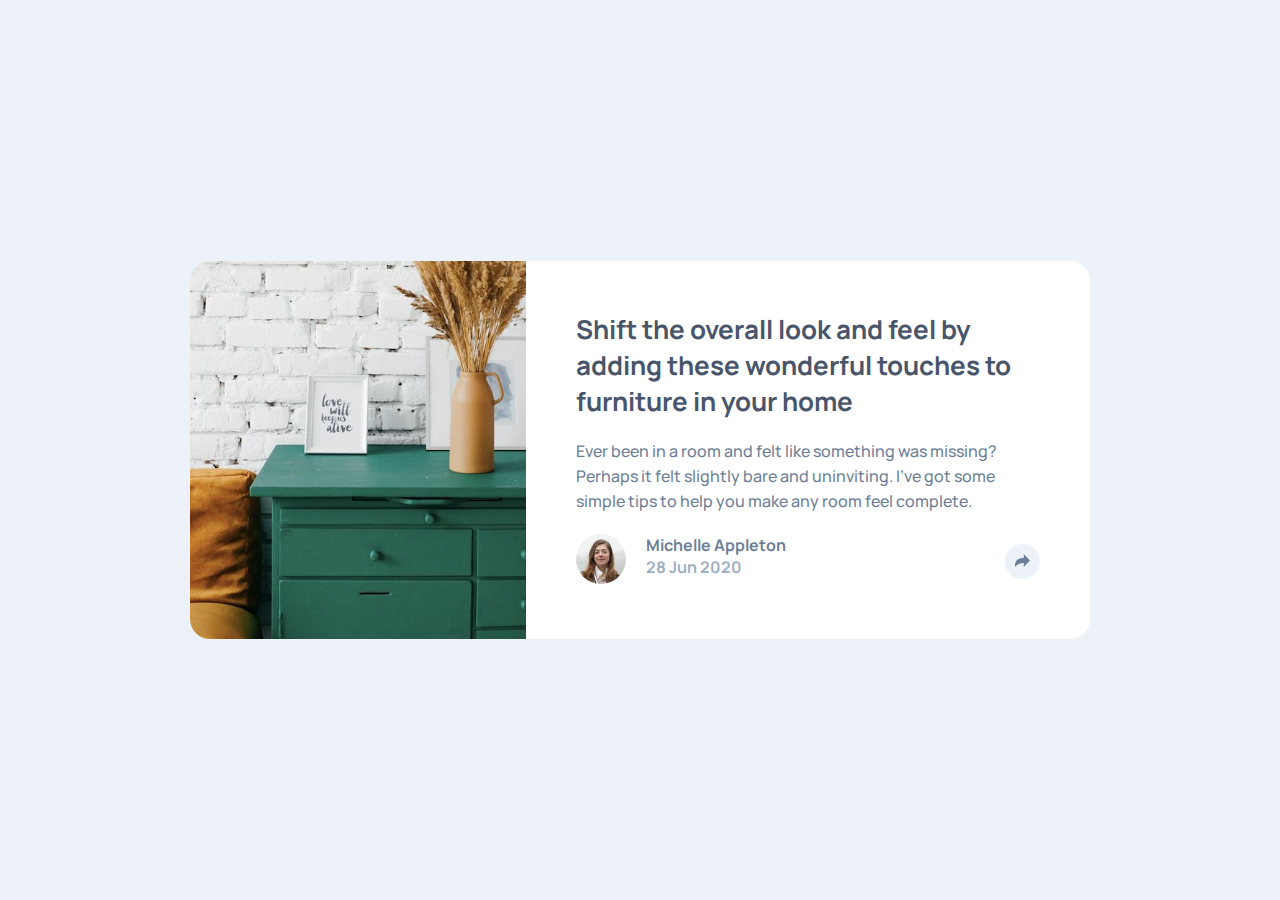
<file: Tarea1/index.html>
<!DOCTYPE html>
<html lang="en">

<head>
  <meta charset="UTF-8">
  <meta name="viewport" content="width=device-width, initial-scale=1.0"> 
  <link rel="stylesheet" href="./css/estilos.css">
  <link rel="icon" type="image/png" sizes="32x32" href="./images/favicon-32x32.png">
  <title>Frontend Mentor | Article preview component</title>
</head>

<body>

  <div class="contenedor">

    <div class="imagen">
      <img src="./images/drawers.jpg" alt="drawers">
    </div>

    <div class="articulo">
      <div class="articulo__titulo">
        <h1>Shift the overall look and feel by adding these wonderful touches to furniture in your home</h1>
      </div>
      <div class="articulo__descripcion">
        <p>Ever been in a room and felt like something was missing? Perhaps it felt slightly bare and uninviting. I’ve got some simple tips to help you make any room feel complete.</p>
      </div>
      <div class="articulo__final">
        <div class="articulo__autor">
          <div class="articulo__foto">
            <img src="./images/avatar-michelle.jpg" alt="author picture">
          </div>
          <div class="articulo__info">
            <p class="articulo__nombre">Michelle Appleton</p>
            <p class="articulo__fecha">28 Jun 2020</p>
          </div>
        </div>
        <div class="articulo__compartir">
          <img src="./images/icon-share.svg" alt="share icon">
        </div>
      </div>
    </div>

  </div>

</body>

</html>
</file>
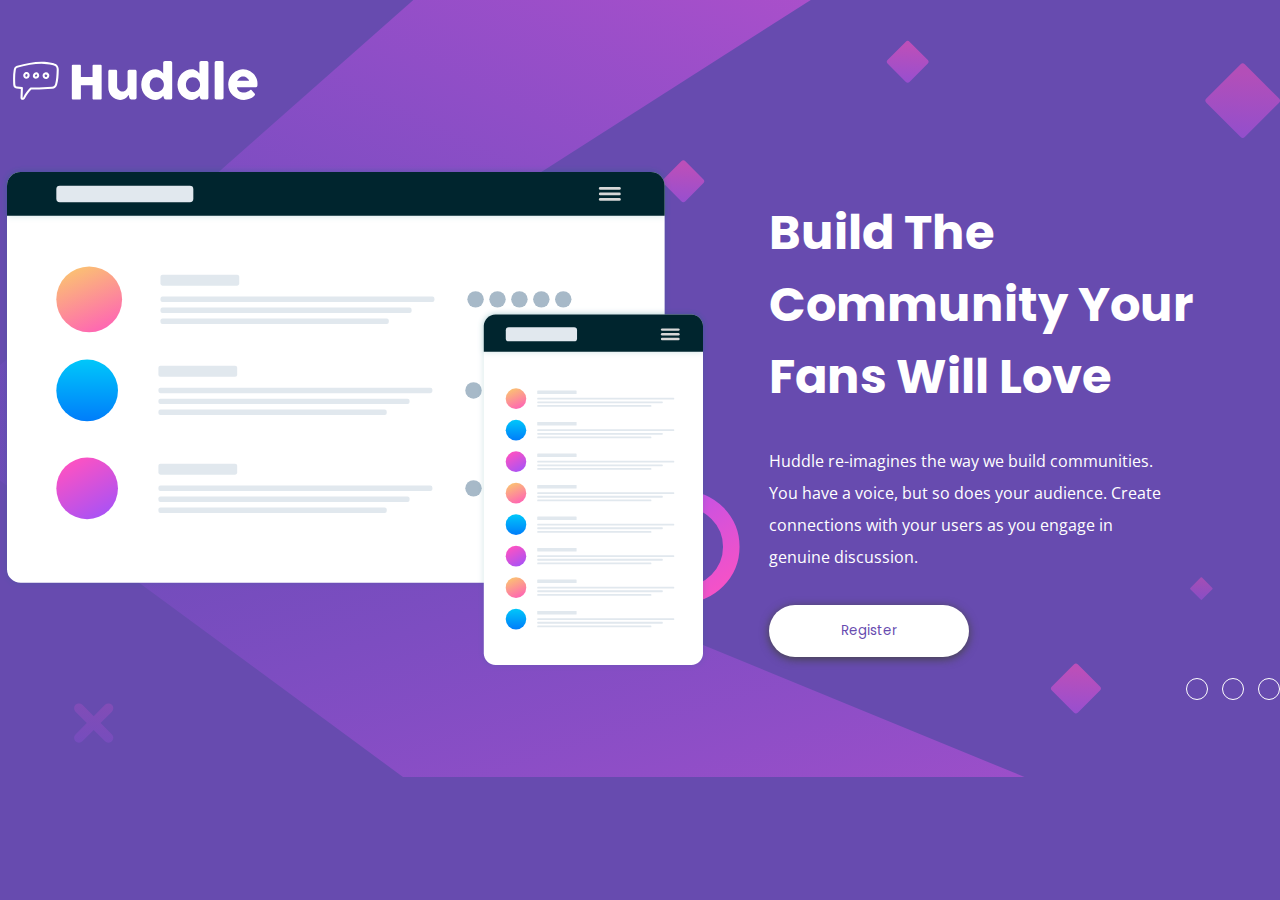
<file: Tarea2/index.html>
<!DOCTYPE html>
<html lang="en">

<head>
  <meta charset="UTF-8">
  <meta name="viewport" content="width=device-width, initial-scale=1.0"> 
  <link rel="stylesheet" href="./css/styles.css">
  <link rel="stylesheet" href="https://cdnjs.cloudflare.com/ajax/libs/font-awesome/5.15.1/css/all.min.css" integrity="sha512-+4zCK9k+qNFUR5X+cKL9EIR+ZOhtIloNl9GIKS57V1MyNsYpYcUrUeQc9vNfzsWfV28IaLL3i96P9sdNyeRssA==" crossorigin="anonymous" />
  <title>Frontend Mentor | Huddle landing page with single introductory section</title>
</head>

<body>

  <div class="wraper">
    
    <header class="header">
      <img src="./images/logo.svg" alt="logo">
    </header>

    <section class="main">
      <figure class="main__img">
        <img src="./images/illustration-mockups.svg" alt="">
      </figure>
      <div class="main__info">
        <h1 class="main__title">Build The Community Your Fans Will Love</h1>
        <p class="main__text">Huddle re-imagines the way we build communities. You have a voice, but so does your
          audience.
          Create connections with your users as you engage in genuine discussion.</p>
        <button class="main__btn">Register</button>
      </div>
    </section>

    <footer class="footer">
      <button class="footer__icon">
        <i class="fab fa-twitter"></i>
      </button>
      <button class="footer__icon">
        <i class="fab fa-instagram"></i>
      </button>
      <button class="footer__icon">
        <i class="fab fa-facebook"></i>
      </button>
    </footer>

  </div>
  
</body>

</html>
</file>
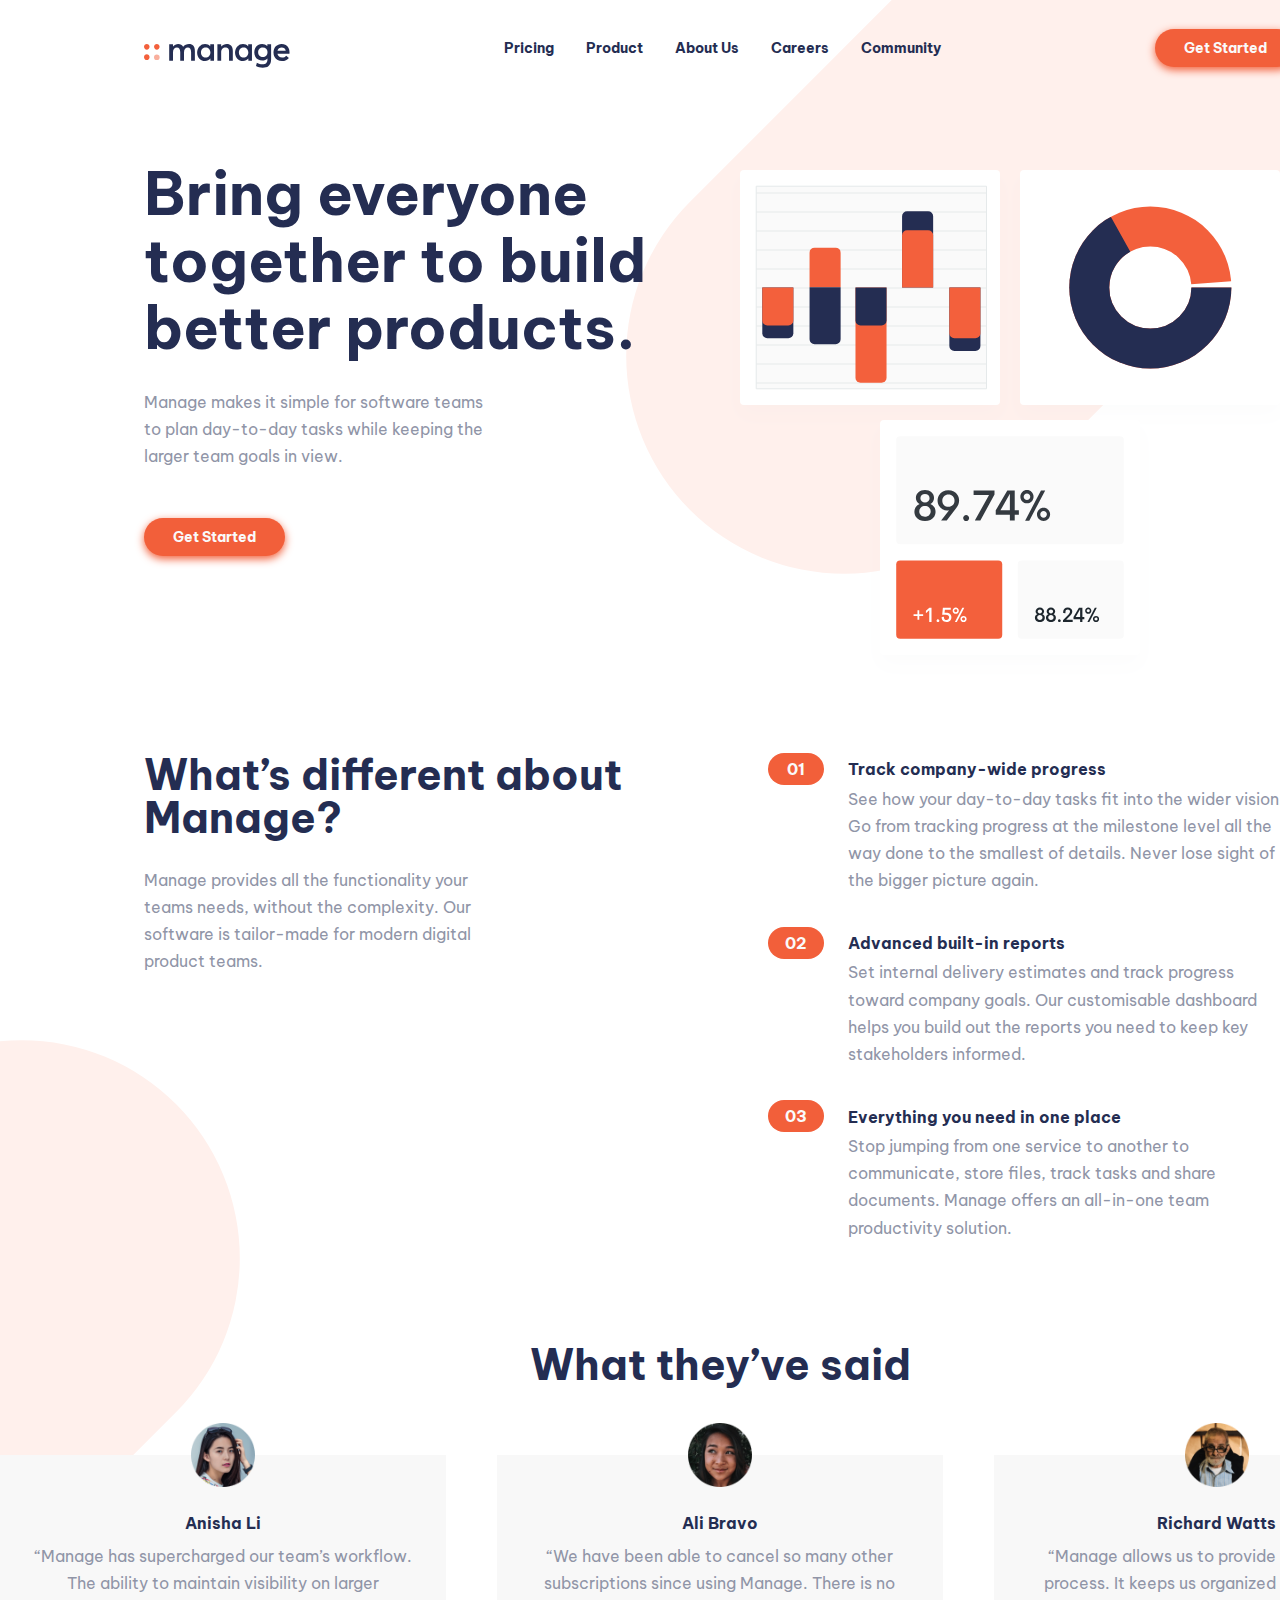
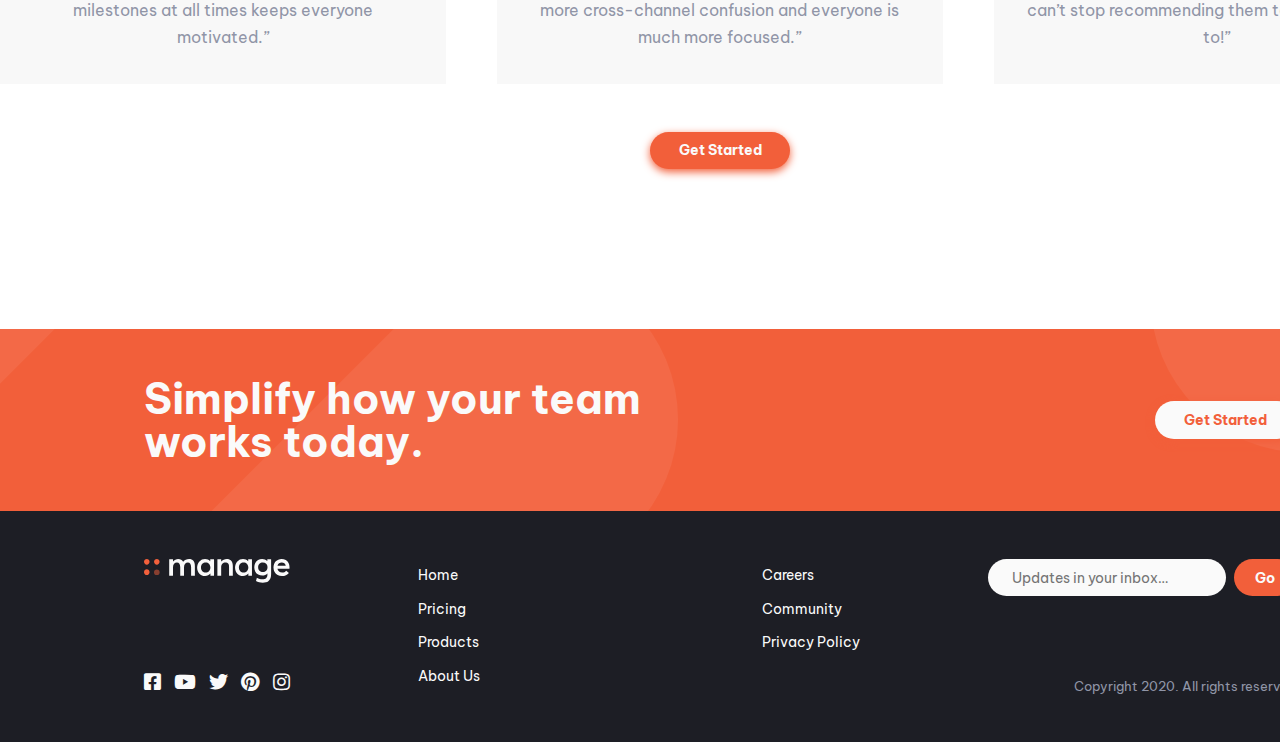
<file: Tarea3/index.html>
<!DOCTYPE html>
<html lang="en">

<head>
  <meta charset="UTF-8">
  <meta name="viewport" content="width=device-width, initial-scale=1.0">
  <link rel="icon" type="image/png" sizes="32x32" href="./images/favicon-32x32.png">
  <link rel="stylesheet" href="css/styles.css">
  <title>Frontend Mentor | Manage landing page</title>
</head>

<body>

  <header class="header">
    <div class="header__wrapper">

      <figure class="header__logo">
        <img src="./images/logo.svg" alt="logo">
      </figure>
      <nav class="header__nav">
        <ul class="header__links">
          <li><a href="#" class="header__link">Pricing</a></li>
          <li><a href="#" class="header__link">Product</a></li>
          <li><a href="#" class="header__link">About Us</a></li>
          <li><a href="#" class="header__link">Careers</a></li>
          <li><a href="#" class="header__link">Community</a></li>
        </ul>
      </nav>
      <button class="btn">Get Started</button>
      <figure class="header__icon">
        <img src="./images/icon-hamburger.svg" alt="logo">
      </figure>
    </div>
  </header>

  <main class="main">
    <div class="main__wrapper">

      <div class="banner">
        <div class="banner__text">
          <h1 class="banner__title">
            Bring everyone together to build better products.
          </h1>
          <p class="banner__info">
            Manage makes it simple for software teams to plan day-to-day tasks while keeping the larger team goals in view.
          </p>
          <button class="btn">Get Started</button>
        </div>
        <figure class="banner__illustration">
          <img src="./images/illustration-intro.svg" alt="illustration">
        </figure>
      </div>

      <div class="information">
        <div class="intro">
          <h2 class="intro__title">What’s different about Manage?</h2>
          <p class="intro__info">
            Manage provides all the functionality your teams needs, without the complexity. Our software is tailor-made for modern digital product teams.
          </p>
        </div>
        <div class="points">
          <hr>
          <div class="points__point">
            <span class="points_number">01</span>
            <div class="points__text">
              <h4 class="points__title">
                Track company-wide progress
              </h4>
              <p class="points__info">
                See how your day-to-day tasks fit into the wider vision. Go from tracking progress at the milestone level all the way done to the smallest of details. Never lose sight of the bigger picture again.
              </p>
            </div>
          </div>
          <hr>
          <div class="points__point">
            <span class="points_number">02</span>
            <div class="points__text">
              <h4 class="points__title">
                Advanced built-in reports
              </h4>
              <p class="points__info">
                Set internal delivery estimates and track progress toward company goals. Our customisable dashboard helps you build out the reports you need to keep key stakeholders informed.
              </p>
            </div>
          </div>
          <hr>
          <div class="points__point">
            <span class="points_number">03</span>
            <div class="points__text">
              <h4 class="points__title">
                Everything you need in one place
              </h4>
              <p class="points__info">
                Stop jumping from one service to another to communicate, store files, track tasks and share documents. Manage offers an all-in-one team productivity solution.
              </p>
            </div>
          </div>
        </div>
      </div>

    </div>
  </main>

  <section class="testimonials">
    <div class="testimonials__wrapper">

      <h2 class="testimonials__title">
        What they’ve said
      </h2>
      <div class="testimonials__container">
        <div class="testimonials__testimonial hide">
          <figure class="testimonials__picture">
            <img class="testimonials__photo" src="./images/avatar-anisha.png" alt="picture">
          </figure>
          <h4 class="testimonials__name">
            Anisha Li
          </h4>
          <p class="testimonials__text">
            “Manage has supercharged our team’s workflow. The ability to maintain 
            visibility on larger milestones at all times keeps everyone motivated.”
          </p>
        </div>
        <div class="testimonials__testimonial">
          <figure class="testimonials__picture">
            <img class="testimonials__photo" src="./images/avatar-ali.png" alt="picture">
          </figure>
          <h4 class="testimonials__name">
            Ali Bravo
          </h4>
          <p class="testimonials__text">
            “We have been able to cancel so many other subscriptions since using 
            Manage. There is no more cross-channel confusion and everyone is much 
            more focused.”
          </p>
        </div>
        <div class="testimonials__testimonial hide">
          <figure class="testimonials__picture">
            <img class="testimonials__photo" src="./images/avatar-richard.png" alt="picture">
          </figure>
          <h4 class="testimonials__name">
            Richard Watts
          </h4>
          <p class="testimonials__text">
            “Manage allows us to provide structure and process. It keeps us organized 
            and focused. I can’t stop recommending them to everyone I talk to!”
          </p>
        </div>
      </div>
      <button class="btn">Get Started</button>

    </div>
  </section>

  <section class="simplify">
    <div class="simplify__wrapper">

      <h2 class="simplify__title">
        Simplify how your team works today.
      </h2>
      <button class="btn">Get Started</button>

    </div>
  </section>

  <footer class="footer">
    <div class="footer__wrapper">

      <div class="footer__logos">
        <figure class="footer__logo">
          <img src="./images/logo-white.svg" alt="logo">
        </figure>
        <div class="footer__social">
          <a href="#" class="footer__icon"><i class="fab fa-facebook-square"></i></a>
          <a href="#" class="footer__icon"><i class="fab fa-youtube"></i></a>
          <a href="#" class="footer__icon"><i class="fab fa-twitter"></i></a>
          <a href="#" class="footer__icon"><i class="fab fa-pinterest"></i></a>
          <a href="#" class="footer__icon"><i class="fab fa-instagram"></i></a>
        </div>
      </div>
      <div class="footer__lists">
        <ul class="footer__links">
          <li class="footer__link">Home</li>
          <li class="footer__link">Pricing</li>
          <li class="footer__link">Products</li>
          <li class="footer__link">About Us</li>
        </ul>
        <ul class="footer__links">
          <li class="footer__link">Careers</li>
          <li class="footer__link">Community</li>
          <li class="footer__link">Privacy Policy</li>
        </ul>
      </div>
      <div class="footer__end">
        <form class="footer__form">
          <input type="email" class="footer__input" placeholder="Updates in your inbox…" required>
          <button type="submit" class="btn">Go</button>
        </form>
        <span class="footer__copyright">
          Copyright 2020. All rights reserved
        </span>
      </div>

    </div>
  </footer>

</body>

</html>
</file>
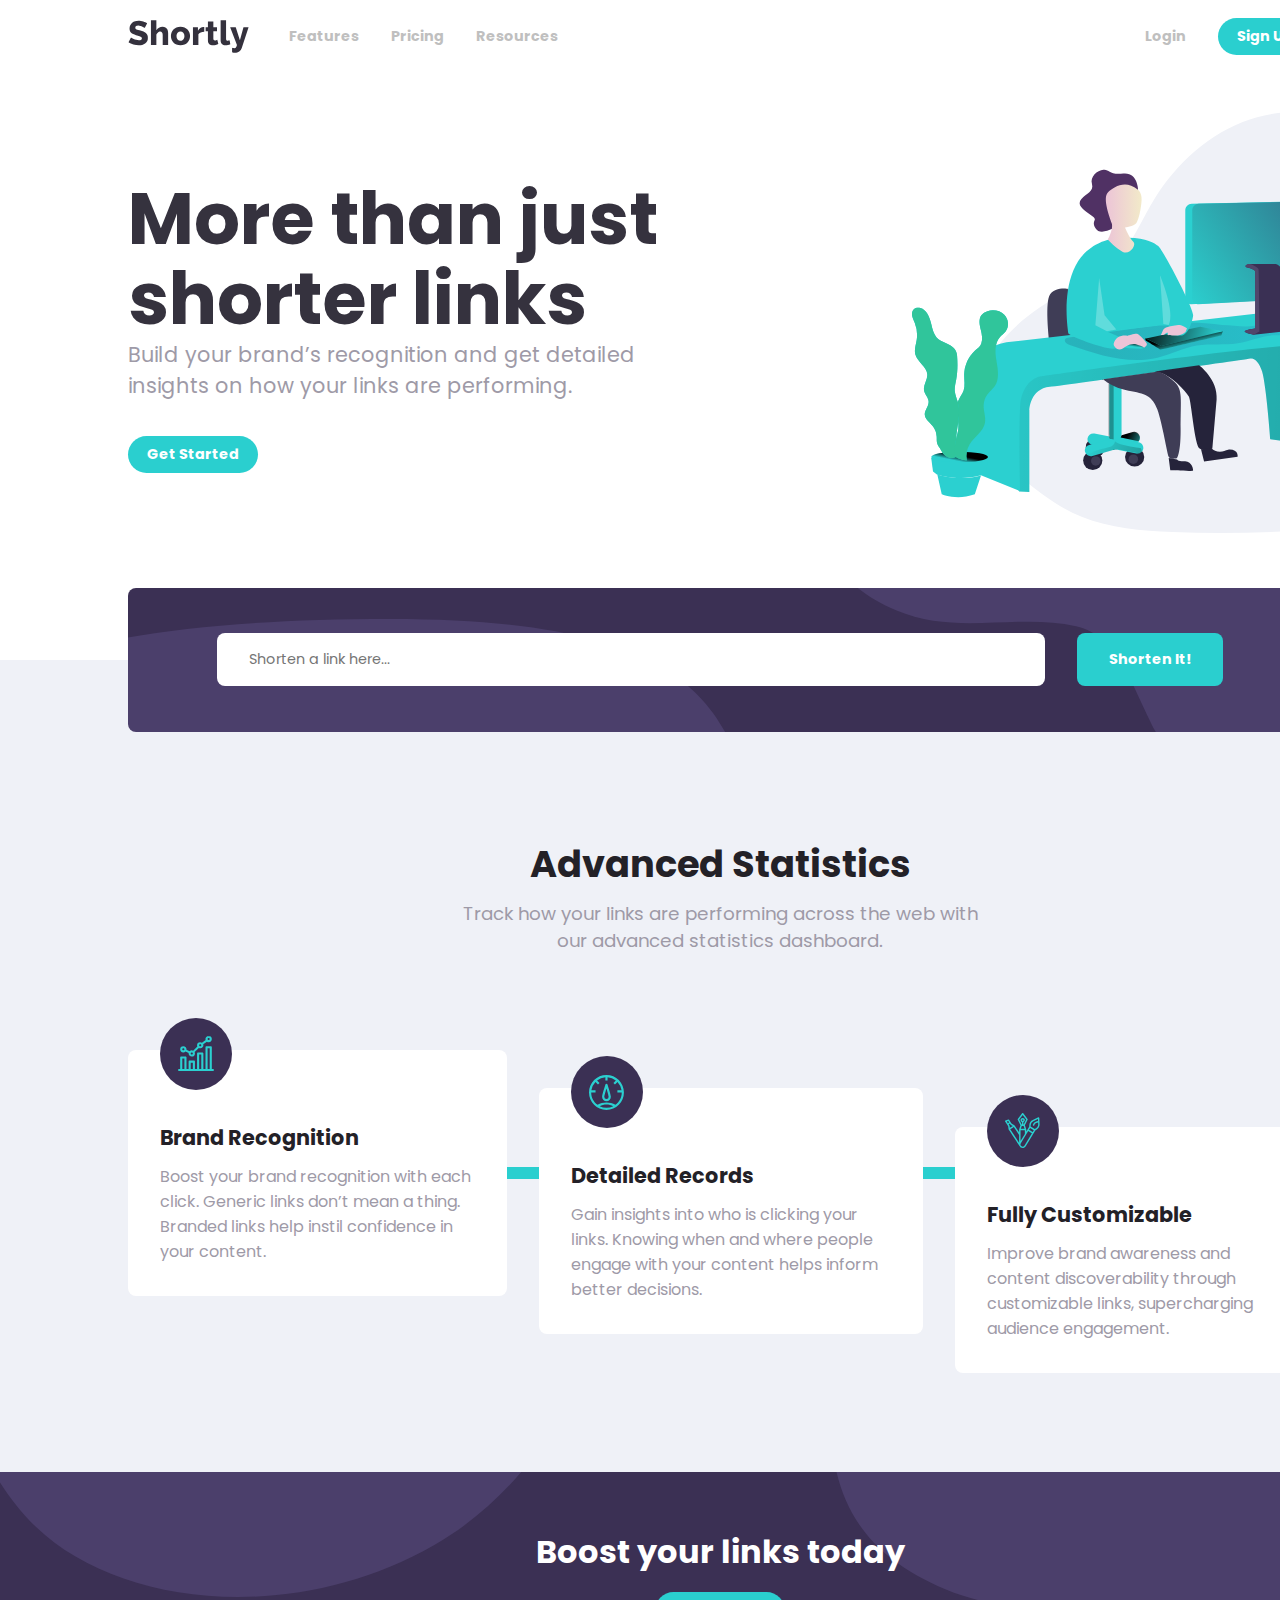
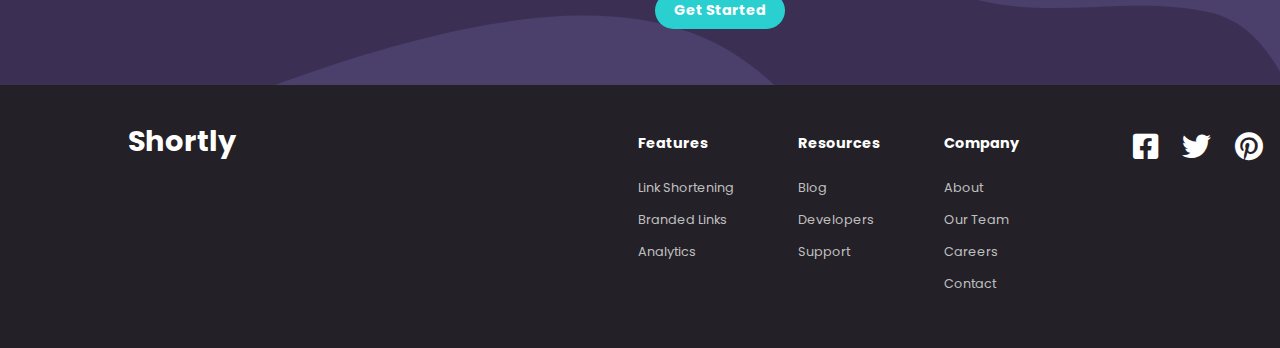
<file: Tarea5/index.html>
<!DOCTYPE html>
<html lang="en">

<head>
  <meta charset="UTF-8">
  <meta name="viewport" content="width=device-width, initial-scale=1.0"> <!-- displays site properly based on user's device -->
  <link rel="stylesheet" href="./css/styles.css">
  <link rel="icon" type="image/png" sizes="32x32" href="./images/favicon-32x32.png">
  <title>Frontend Mentor | Shortly URL shortening API Challenge</title>
</head>

<body>

  <header class="header">
      <div class="header__wrapper">
        <figure class="header__logo">
          <img src="./images/logo.svg" alt="logo" class="header__img">
        </figure>
        <nav class="header__nav">
          <ul class="header__links">
            <li>
              <a href="#" class="header__link">Features</a>
            </li>
            <li>
              <a href="#" class="header__link">Pricing</a>
            </li>
            <li>
              <a href="#" class="header__link">Resources</a>
            </li>
          </ul>
          <div class="header__user">
            <a href="#" class="header__link">Login</a>
            <button class="btn">Sign Up</button>
          </div>
        </nav>
        <div class="header__icon">
          <i class="fas fa-bars"></i>
        </div>
      </div>
  </header>

  <div class="banner">
    <div class="banner__wrapper">
      <div class="banner__text">
        <h1 class="banner__title">
          More than just shorter links
        </h1>
        <p class="banner__info">
          Build your brand’s recognition and get detailed insights on how your links are performing.
        </p>
        <div class="banner__btn">
          <button class="btn">
            Get Started
          </button>
        </div>
      </div>
      <figure class="banner__illustration">
        <img src="./images/illustration-working.svg" alt="illustration" class="banner__img">
      </figure>
    </div>
  </div>

  <div class="container">
      <div class="container__wrapper">
        <form class="container__form">
          <input type="url" class="container__input" placeholder="Shorten a link here..." required>
          <button type="submit" class="container__btn">
            Shorten It!
          </button>
        </form> 
        <div class="container__info">
          <h2 class="container__title">
            Advanced Statistics
          </h2>
          <p class="container__text">
            Track how your links are performing across the web with our advanced statistics dashboard.
          </p>
        </div>
        <div class="container__cards">
          <hr class="container__hr">
          <div class="container__card">
            <figure class="container__icon">
              <img src="./images/icon-brand-recognition.svg" alt="icon" class="container__img">
            </figure>
            <h4 class="container__subtitle">
              Brand Recognition
            </h4>
            <p class="container__description">
              Boost your brand recognition with each click. Generic links don’t mean a thing. Branded links help instil confidence in your content.
            </p>
          </div>
          <div class="container__card" id="card__2">
            <figure class="container__icon">
              <img src="./images/icon-detailed-records.svg" alt="icon" class="container__img">
            </figure>
            <h4 class="container__subtitle">
              Detailed Records
            </h4>
            <p class="container__description">
              Gain insights into who is clicking your links. Knowing when and where people engage with your content helps inform better decisions.
            </p>
          </div>
          <div class="container__card" id="card__3">
            <figure class="container__icon">
              <img src="./images/icon-fully-customizable.svg" alt="icon" class="container__img">
            </figure>
            <h4 class="container__subtitle">
              Fully Customizable
            </h4>
            <p class="container__description">
              Improve brand awareness and content discoverability through customizable links, supercharging audience engagement.
            </p>
          </div>
        </div>
      </div>
  </div>

  <div class="bottom">
    <div class="bottom__wrapper">
      <h3 class="bottom__title">
        Boost your links today
      </h3>
      <div class="bottom__btn">
        <button class="btn"> Get Started</button>
      </div>
    </div>
  </div>
    

  <footer class="footer">
    <div class="footer__wrapper">
      <h3 class="footer__logo">
        Shortly
      </h3>
      <div class="footer__lists">
        <div>
          <h6 class="footer__title">Features</h6>
          <ul class="footer__links">
            <li><a href="#" class="footer__link">Link Shortening</a></li>
            <li><a href="#" class="footer__link">Branded Links</a></li>
            <li><a href="#" class="footer__link">Analytics</a></li>
          </ul>
        </div>
        <div>
          <h6 class="footer__title">Resources</h6>
          <ul class="footer__links">
            <li><a href="#" class="footer__link">Blog</a></li>
            <li><a href="#" class="footer__link">Developers</a></li>
            <li><a href="#" class="footer__link">Support</a></li>
          </ul>
        </div>
        <div>
          <h6 class="footer__title">Company</h6>
          <ul class="footer__links">
            <li><a href="#" class="footer__link">About</a></li>
            <li><a href="#" class="footer__link">Our Team</a></li>
            <li><a href="#" class="footer__link">Careers</a></li>
            <li><a href="#" class="footer__link">Contact</a></li>
          </ul>
        </div>
      </div>
      <div class="footer__icons">
        <a href="#" class="footer__icon"><i class="fab fa-facebook-square"></i></a>
        <a href="#" class="footer__icon"><i class="fab fa-twitter"></i></a>
        <a href="#" class="footer__icon"><i class="fab fa-pinterest"></i></a>
        <a href="#" class="footer__icon"><i class="fab fa-instagram"></i></a>
      </div>
    </div>
  </footer>
  
</body>

</html>
</file>
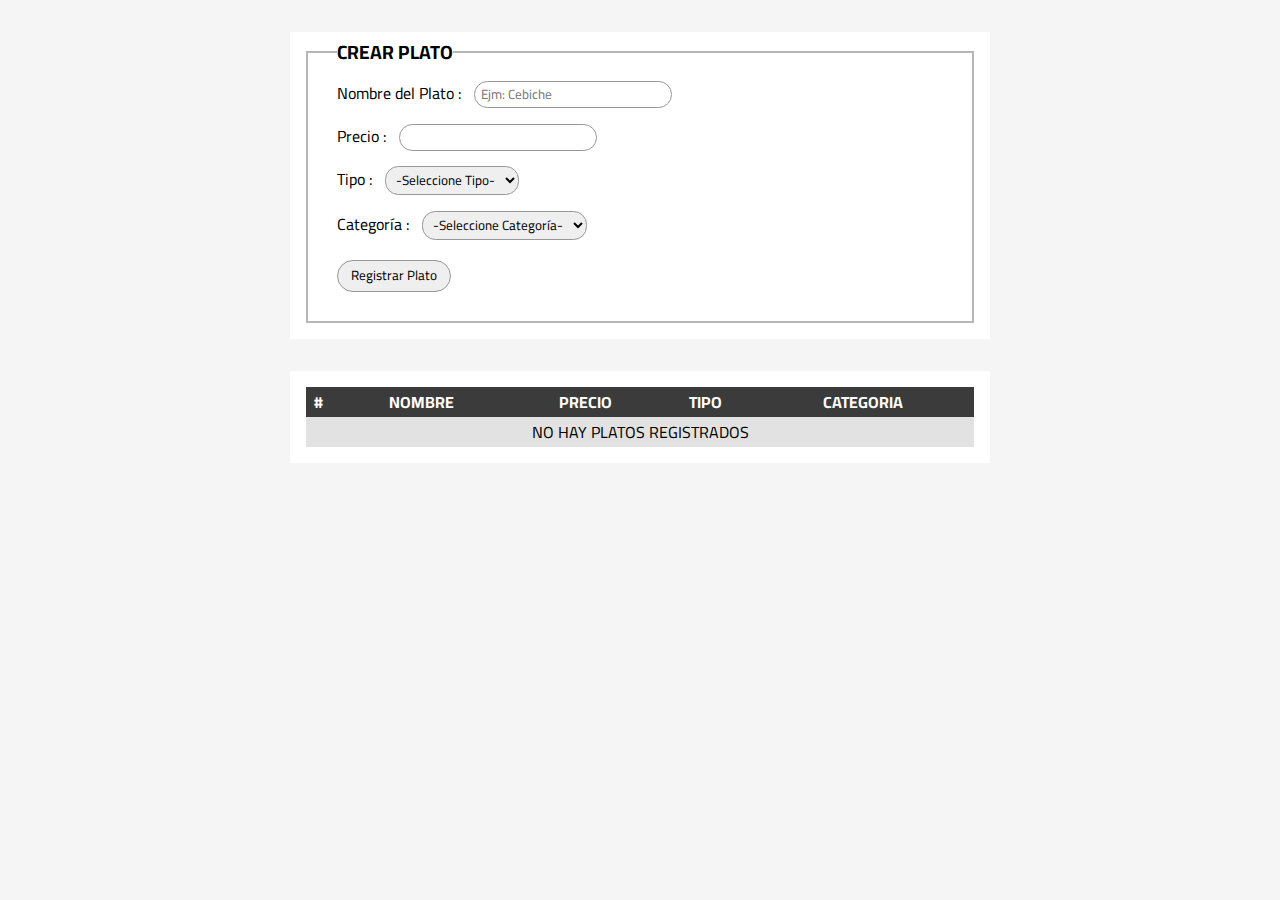
<file: Tarea8/index.html>
<!DOCTYPE html>
<html lang="es">

<head>
  <meta charset="UTF-8">
  <meta name="viewport" content="width=device-width, initial-scale=1.0">
  <link rel="stylesheet" href="estilos.css">
  <title>Menu</title>
</head>

<body>

  <form id="formPlatos">
    <fieldset id="formFieldset">
      <legend>CREAR PLATO</legend>
      <p>
        <label for="">Nombre del Plato : </label>
        <input type="text" id="inputNombre" placeholder="Ejm: Cebiche">
      </p>
      <p>
        <label for="">Precio : </label>
        <input type="number" id="inputPrecio">
      </p>
      <p>
        <label for="">Tipo : </label>
        <select name="" id="selectTipo">
          <option value="0">-Seleccione Tipo-</option>
        </select>
      </p>
      <p>
        <label for="">Categoría : </label>
        <select name="" id="selectCategoria">
          <option value="0">-Seleccione Categoría-</option>
        </select>
      </p>
      <p>
        <button type="submit">Registrar Plato</button>
      </p>

    </fieldset>
  </form>

  <section class="contenedor">
    <table>
      <thead>
        <tr>
          <th>#</th>
          <th>NOMBRE</th>
          <th>PRECIO</th>
          <th>TIPO</th>
          <th>CATEGORIA</th>
        </tr>
      </thead>
      <tbody id="tbody">
        <tr>
          <td colspan="5">NO HAY PLATOS REGISTRADOS</td>
        </tr>
      </tbody>
    </table>
  </section>

  <script src="./index.js"></script>

</body>

</html>
</file>
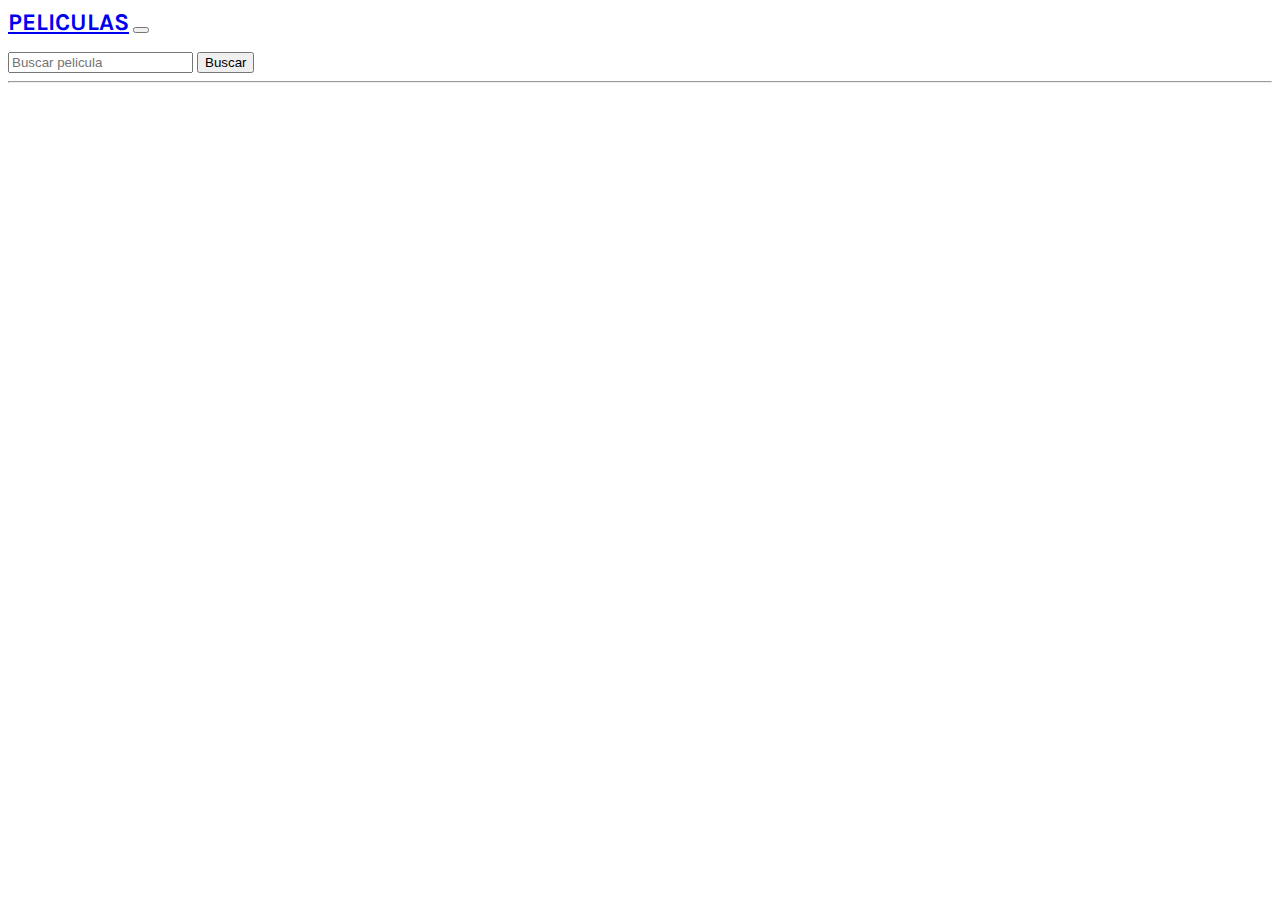
<file: Tarea9/index.html>
<!DOCTYPE html>
<html lang="es">

<head>
  <meta charset="UTF-8">
  <meta name="viewport" content="width=device-width, initial-scale=1.0">
  <link href="https://cdn.jsdelivr.net/npm/bootstrap@5.0.0-beta1/dist/css/bootstrap.min.css" rel="stylesheet" integrity="sha384-giJF6kkoqNQ00vy+HMDP7azOuL0xtbfIcaT9wjKHr8RbDVddVHyTfAAsrekwKmP1" crossorigin="anonymous">
  <link rel="preconnect" href="https://fonts.gstatic.com">
  <link href="https://fonts.googleapis.com/css2?family=Karla&display=swap" rel="stylesheet">  
  <style>
    body{
      font-family: 'Karla', sans-serif;
    }
  </style>
  <title>Peliculas</title>
</head>

<body class="bg-light">

  <nav class="navbar navbar-expand-lg navbar-dark bg-dark">
    <div class="container-fluid">
      <a class="navbar-brand" href="index.html" style="font-size: 1.5rem;"><strong>PELICULAS</strong></a>
      <button class="navbar-toggler" type="button" data-bs-toggle="collapse" data-bs-target="#navbarSupportedContent" aria-controls="navbarSupportedContent" aria-expanded="false" aria-label="Toggle navigation">
        <span class="navbar-toggler-icon"></span>
      </button>
      <div class="collapse navbar-collapse" id="navbarSupportedContent">
        <ul class="navbar-nav me-auto mb-2 mb-lg-0"></ul>
        <form class="d-flex" id="formBusqueda">
          <input class="form-control me-2" id="inputBusqueda" type="search" placeholder="Buscar pelicula" aria-label="Search">
          <button class="btn btn-outline-light" type="submit">Buscar</button>
        </form>
      </div>
    </div>
  </nav>

  <main class="container mt-4">

    <div class="row" id="resultados"></div>

    <hr />

    <div class="row" id="populares"></div>

  </main>

  <script src="https://cdn.jsdelivr.net/npm/bootstrap@5.0.0-beta1/dist/js/bootstrap.bundle.min.js" integrity="sha384-ygbV9kiqUc6oa4msXn9868pTtWMgiQaeYH7/t7LECLbyPA2x65Kgf80OJFdroafW" crossorigin="anonymous"></script>
  <script src="./index.js"></script>

</body>

</html>
</file>
<file: Tarea1/css/estilos.css>
@import url('https://fonts.googleapis.com/css2?family=Manrope:wght@500;700&display=swap');

*{
margin:0;
box-sizing:border-box;
padding:0;
}

body{
    background-color: hsl(210, 46%, 95%);
    min-height: 100vh;
    display: flex;
    align-items: center;
    justify-content: center;
    font-family: 'Manrope', sans-serif;
}

.contenedor{
    background-color: #FFFFFF;
    display: flex;
    width: 900px;
    height: 378px;
    border-radius: 20px;
}

.imagen{
    width: 100%;
    overflow: hidden;
}

.imagen img{
    height: 100%;
    border-bottom-left-radius: 20px;
    border-top-left-radius: 20px;
}

.articulo{
    padding: 50px;
}

.articulo__titulo{
    font-weight: 700;
    color: hsl(217, 19%, 35%);
    font-size: 13px;
}

.articulo__descripcion{
    font-weight: 500;
    color:hsl(214, 17%, 51%);
    padding: 20px 0;
    line-height: 25px;
}

.articulo__final{
    display: flex;
    justify-content: space-between;
    align-items: center;
}

.articulo__autor{
    display: flex;
}

.articulo__foto>img{
    border-radius: 50%;
    width: 50px;
}

.articulo__info{
    padding-left: 20px;
}

.articulo__nombre{
    font-weight: 700;
    color: hsl(214, 17%, 51%)
}

.articulo__fecha{
    font-weight: 700;
    color: hsl(212, 23%, 69%);
}

.articulo__compartir{
    background-color: hsl(210, 46%, 95%);
    border-radius: 50%;
    width: 35px;
    height: 35px;
    text-align: center;
}

.articulo__compartir>img{
    padding-top: 10px;
}
</file>
<file: Tarea2/css/styles.css>
@import url("https://fonts.googleapis.com/css2?family=Poppins:wght@400;700&display=swap");
@import url("https://fonts.googleapis.com/css2?family=Open+Sans&display=swap");

:root{
	--color-primary: hsl(257, 40%, 49%);
	--color-secondary: hsl(300, 69%, 71%);
}

*{
	margin: 0;
	box-sizing: border-box;
	padding: 0;
}

body{
	min-height: 100vh;
	background-image: url("./../images/bg-desktop.svg");
	background-repeat: no-repeat;
	background-size: contain;
	background-color: var(--color-primary);
	padding-top: 3rem;
}

.wraper{
	max-width: 1440px;
	margin: 0 auto;
}

.header{
	margin-bottom: 3rem;
}

.main{
	display: flex;
	color: white;
}

.main__info{
	flex-direction: column;
	display: flex;
	padding-top: 2rem;
	margin-left: 60px;
	gap: 2rem;
}

.main__title{
	font-family: "Poppins";
	font-weight: 700;
	font-size: 3rem;
}

.main__text{
	font-family: "Open Sans";
	font-weight: 400;
	line-height: 2rem;
	width: 80%;
}

.main__btn{
	width: 200px;
	padding: 1rem 0;
	background-color: #fff;
	border: none;
	outline: none;
	border-radius: 2rem;
	color: var(--color-primary);
	box-shadow: #444 0 2px 10px;
    cursor: pointer;
    font-family: "Poppins";
}

.main__btn:hover{
	background-color: var(--color-secondary);
	color: white;
}

.footer{
	text-align: right;
}

.footer__icon{
	border-radius: 50%;
	padding: 10px;
	color: white;
	background-color: transparent;
	border: 1px solid white;
	outline: none;
	cursor: pointer;
	margin-left: 10px;
	transition: 0.3s all ease-in-out;
}

.footer__icon:hover{
	color: var(--color-secondary);
	border: 1px solid var(--color-secondary);
}
</file>
<file: Tarea8/estilos.css>
@import url('https://fonts.googleapis.com/css2?family=Cairo:wght@300;400;700&display=swap');

*{
margin:0;
padding:0;
box-sizing:border-box;
}

body{
    background-color: #f5f5f5;
    font-family: 'Cairo', sans-serif;
}

form{
    background-color: #ffffff;
    padding: 0.1em 1em 1em 1em;
    max-width: 700px;
    margin: 2em auto 0 auto;
}

fieldset{
    padding: 0.5em 1.8em 1.8em 1.8em;
    border: 2px solid #b6b6b6;
}

legend{
    font-size: 1.2em;
    font-weight: 700;
}

label{
    margin-right: 0.5em;
}

input, select{
    font-family: 'Cairo', sans-serif;
    outline: none;
    padding: 0 0.5em;
    border: 1px solid #979797;
    border-radius: 1em;
    margin-bottom: 1em;
}

select{
    cursor: pointer;
}

button{
    font-family: 'Cairo', sans-serif;
    outline: none;
    border: 1px solid #979797;
    padding: 0.2em 1em;
    border-radius: 2em;
    margin-top: 0.5em;
    cursor: pointer;
}

section{
    background-color: #ffffff;
    padding: 1em;
    text-align: center;
    max-width: 700px;
    margin: 2em auto 2em auto;
}

table{
    width: 100%;
    border-collapse: collapse;
}

th{
    background-color: #3b3b3b;
    color: #ffffff;
}

td{
    text-transform: capitalize;
    background-color: #ececec;
    padding: 0 0.3em;
}

td:nth-child(odd){
    background-color: #e2e2e2;
}

.errorFormulario{
    border: 4px solid crimson;
}
</file>
<file: Tarea3/css/styles.css>
@import url('https://fonts.googleapis.com/css2?family=Be+Vietnam:wght@400;500;700&display=swap');
@import url('https://cdnjs.cloudflare.com/ajax/libs/font-awesome/5.15.1/css/all.min.css');

:root {
	--color-blue-dark: hsl(228, 39%, 23%);
	--color-naranja: hsl(12, 88%, 59%);
	--color-plomo-claro: hsl(0, 0%, 98%);
	--color-rosado-claro: hsl(13, 100%, 96%);
	--color-blure-very-dark: hsl(233, 12%, 13%);
	--color-blue-gray: hsl(227, 12%, 61%);
}

*{
    margin: 0;
    padding: 0;
    box-sizing: border-box;
}

body{
    font-family: 'Be Vietnam', sans-serif;
    margin: 0 auto;
    background-image: url(../images/bg-tablet-pattern.svg), url(../images/bg-tablet-pattern.svg);
    background-repeat: no-repeat;
    background-position: calc(100% + 10rem) -15rem, calc(100% - 65rem) +65rem;
}

.header__wrapper{
    width: 1440px;
    padding: 0 9rem;
    margin: 0 auto;
    height: 6rem;
    display: flex;
    align-items: center;
    justify-content: space-between;
}

.header__logo {
    padding-top: 1rem;
    display: flex;
}

.header__nav{
    display: flex;
    flex: 1;
    align-items: center;
    justify-content: center;
    font-size: 0.9rem;
    font-weight: 700;
}

.header__links{
    list-style: none;
    display: flex;
    gap: 2rem;
}

.header__link{
    text-decoration: none;
    color: var(--color-blue-dark);
}

.header__link:hover{
    text-decoration: none;
    color: var(--color-blue-gray);
}

.header__icon{
    display: none;
}

.btn{
    background-color: var(--color-naranja);
	color: var(--color-plomo-claro);
	padding: 0.6rem 1.8rem;
	border-radius: 1.7rem;
	border: none;
    outline: none;
	box-shadow: var(--color-naranja) 0px 3px 8px;
	font-family: "Be Vietnam", sans-serif;
	font-size: 0.9rem;
    font-weight: 700;
}

.btn:hover{
    background-color: hsl(12, 92%, 72%);
    cursor: pointer;
}

.main__wrapper{
    width: 1440px;
    padding: 0 9rem;
    margin: 0 auto;
}

.banner{
    display: flex;
    justify-content: space-between;
    margin-top: 4rem;
}

.banner__text{
    min-width: 50%;
}

.banner__title{
    font-size: 3.7rem;
	line-height: 4.2rem;
    color: var(--color-blue-dark);
}

.banner__info{
    width: 22rem;
    font-size: 1rem;
	color: var(--color-blue-gray);
	font-weight: 400;
    padding: 1.7rem 0 3rem 0;
    line-height: 1.7rem;
}

.banner__illustration{
    min-width: 50%;
}

.information{
    display: flex;
    justify-content: space-between;
    gap: 3rem;
    margin-top: 4rem;
}

.intro{
    min-width: 50%;
}

.intro__title{
    font-size: 2.6rem;
	color: var(--color-blue-dark);
    line-height: 2.7rem;
    font-weight: 700;
}

.points{
    min-width: 50%;
}

.intro__info{
    width: 22rem;
    font-size: 1rem;
	color: var(--color-blue-gray);
    font-weight: 400;
    padding: 1.7rem 0 3rem 0;
    line-height: 1.7rem;
}

.points__point{
    display: flex;
}

.points_number{
	background-color: var(--color-naranja);
	color: var(--color-plomo-claro);
	height: 2rem;
	width: 3.5rem;
	display: flex;
	justify-content: center;
	align-items: center;
	border-radius: 2rem;
    padding: 0;
    line-height: 0rem;
    margin-right: 1.5rem;
    font-weight: 700;
}

.points hr{
    display: none;
}

.points__text{
    margin-bottom: 2rem;
    width: 27.5rem;
}

.points__title{
    color: var(--color-blue-dark);
    margin: 0.4rem 0;
}

.points__info{
    font-size: 1rem;
	color: var(--color-blue-gray);
    font-weight: 400;
    line-height: 1.7rem;
}

.testimonials__wrapper{
    margin: 0 auto;
    text-align: center;
    width: 1440px;
}

.testimonials__title{
    color: var(--color-blue-dark);
    font-size: 2.6rem;
    text-align: center;
    font-weight: 700;
    margin: 4rem 0;
}

.testimonials__container{
    display: flex;
    justify-content: space-between;
    margin-bottom: 3rem;
}

.testimonials__testimonial{
    width: 31%;
    text-align: center;
    background-color: #f8f8f8;
    padding: 0 2rem 2rem 2rem;
}

.testimonials__photo{
    width: 4rem;
    height: 4rem;
	transform: translate(0, -50%);
}

.testimonials__name{
    color: var(--color-blue-dark);
    transform: translate(0, -50%);
}

.testimonials__text{
    font-size: 1rem;
	color: var(--color-blue-gray);
    font-weight: 400;
    line-height: 1.7rem;
}

.simplify{
    background-color: var(--color-naranja);
    background-image: url(../images/bg-simplify-section-desktop.svg);
    background-position: calc(100% + 12rem) -10rem;
    min-width: 1440px;
    margin-top: 10rem;
}

.simplify__wrapper{
    width: 1440px;
    padding: 3rem 9rem;
    margin: 0 auto;
    display: flex;
    justify-content: space-between;
    align-items: center;
    color: var(--color-plomo-claro);
}

.simplify__title{
    color: var(--color-plomo-claro);
    font-size: 2.6rem;
    line-height: 2.7rem;
    font-weight: 700;
    width: 45%;
}

.simplify__wrapper .btn{
    background-color: var(--color-plomo-claro);
    color: var(--color-naranja);
}

.simplify__wrapper .btn:hover{
    color: hsl(12, 92%, 72%);
}

.footer{
    background-color: var(--color-blure-very-dark);
    min-width: 1440px;
}

.footer__wrapper{
    width: 1440px;
    padding: 3rem 9rem;
    margin: 0 auto;
    display: flex;
    justify-content: space-between;
}

.footer__logos{
    display: flex;
    flex-direction: column;
    justify-content: space-between;
}

.footer__social{
    display: flex;
    justify-content: space-between;
}

.footer__icon{
    color: var(--color-plomo-claro);
    font-size: 1.2rem;
}

.footer__icon:hover{
    color: var(--color-naranja);
}

.footer__lists{
    display: flex;
    justify-content: space-between;
    flex: 1;
    margin: 0 8rem;
}

.footer__links{
    list-style: none;
    color: var(--color-plomo-claro);
    font-size: 0.9rem;
    line-height: 2.1rem;
}

.footer__link:hover{
    color: var(--color-naranja);
    cursor: pointer;
}

.footer__end{
    display: flex;
    justify-content: space-between;
    flex-direction: column;
}

.footer__form{
    display: flex;
    justify-content: space-between;
    gap: 0.5rem;
}

.footer__input{
    background-color: var(--color-plomo-claro);
	color: var(--color-blue-gray);
	padding: 0.6rem 1.5rem;
	border-radius: 1.7rem;
	border: none;
    outline: none;
	font-family: "Be Vietnam", sans-serif;
	font-size: 0.9rem;
}

.footer__form .btn{
	padding: 0.6rem 1.3rem;
	border-radius: 1.7rem;
	box-shadow: var(--color-naranja) 0px 0px 0px;
}

.footer__copyright{
    color: var(--color-blue-gray);
    font-size: 0.8rem;
    text-align: end;
}

@media screen and (max-width: 375px) {
    .header__wrapper{
        width: 375px;
        padding: 0 2rem;
        justify-content: space-between;
        overflow: hidden;
    }

    .header__wrapper .btn{
        display: none;
    }
    
    .header__logo {
        padding-top: 1rem;
        display: flex;
    }
    
    .header__nav{
        display: none;
    }
    
    .header__icon{
        display: flex;
    }

    .header__icon:hover{
        cursor: pointer;
    }

    .main__wrapper{
        width: 375px;
        padding: 0 2rem;
    }
    
    .banner{
        flex-direction: column-reverse;
        margin-top: 1rem;
    }
    
    .banner__text{
        min-width: 50%;
        text-align: center;
    }
    
    .banner__title{
        font-size: 2.3rem;
        line-height: 2.5rem;
    }
    
    .banner__info{
        padding: 0.8rem 0 1.8rem 0;
        width: 100%;
    }
    
    .banner__illustration img{
        width: 20rem;
    }
    
    .information{
        flex-direction: column;
        gap: 2rem;
        margin-top: 6rem;
    }
    
    .intro{
        text-align: center;
    }
    
    .intro__title{
        font-size: 1.8rem;
        line-height: 2rem;
    }
    
    .intro__info{
        width: 100%;
        font-size: 0.9rem;
        padding: 1rem 0 1.5rem 0;
    }
    
    .points_number{
        height: 1.9rem;
        width: 6rem;
        border-radius: 2rem;
        margin-right: 0.9rem;
        font-size: 0.9rem;
    }

    .points__point{
        position: relative;
    }

    .points hr{
        display: block;
        border: none;
        width: 20.4rem;
        height: 1.7rem;
        background-color: hsl(13, 100%, 96%);
        position: relative;
        top: 1.8rem;
        margin-left: 1rem;
    }
    
    .points__title{
        font-size: 0.9rem;
        margin: 0.3rem 0 0.8rem 0;
    }
    
    .points__info{
        font-size: 0.9rem;
        position: relative;
        right: 4.2rem;
        width: 128%;
    }

    .testimonials__wrapper{
        width: 375px;
        padding: 0 2rem;
    }
    
    .testimonials__title{
        font-size: 1.8rem;
        margin: 2rem 0 5rem 0;
    }
    
    .testimonials__container{
        justify-content: center;
    }

    .hide{
        display: none;
    }
    
    .testimonials__testimonial{
        width: 100%;
    }
    
    .testimonials__name{
        color: var(--color-blue-dark);
        transform: translate(0, -50%);
    }
    
    .testimonials__text{
        font-size: 0.9rem;
    }

    .simplify{
        min-width: 375px;
        margin-top: 3rem;
        background-image: url(../images/bg-simplify-section-mobile.svg);
        background-repeat: no-repeat;
        background-position: 0%;
    }
    
    .simplify__wrapper{
        width: 375px;
        padding: 5rem 4rem;
        margin: 0 auto;
        display: block;
        text-align: center;
    }
    
    .simplify__title{
        width: 100%;
        font-size: 1.8rem;
        line-height: 2.5rem;
        padding-bottom: 1.5rem;
    }

    .footer{
        min-width: 375px;
    }
    
    .footer__wrapper{
        width: 375px;
        padding: 3rem 1rem;
        margin: 0 auto;
        display: flex;
        justify-content: space-between;
        flex-direction: column-reverse;
    }
    
    .footer__logos{
        flex-direction: column-reverse;
        align-items: center;
        gap: 2rem;
    }
    
    .footer__social{
        display: flex;
        gap: 2rem;
    }
    
    .footer__lists{
        margin: 1rem 1rem;
    }
    
    .footer__end{
        display: flex;
        justify-content: space-between;
        flex-direction: column;
    }
    
    .footer__form{
        justify-content: center;
    }
    
    .footer__copyright{
        text-align: center;
        position: relative;
        top: 18rem;
    }
}
</file>
<file: Tarea5/css/styles.css>
@import url('https://fonts.googleapis.com/css2?family=Poppins:wght@500;700&display=swap');
@import url('https://cdnjs.cloudflare.com/ajax/libs/font-awesome/5.15.1/css/all.min.css');

*{
margin:0;
padding:0;
box-sizing:border-box;
}

body{
    font-family: 'Poppins', sans-serif;
    margin: 0 auto;
}

.header{
    background-color: #ffffff;
}

.header__wrapper{
    width: 1440px;
    height: 4.5rem;
    margin: 0 auto;
    padding: 0 8rem;
    display: flex;
    align-items: center;
}

.header__logo{
    display: flex;
    padding-right: 2.5rem;
}

.header__nav{
    display: flex;
    flex: 1;
    align-items: center;
    justify-content: space-between;
    font-size: 0.9rem;
    font-weight: 700;
}

.header__links{
    list-style: none;
    display: flex;
    gap: 2rem;
}

.header__link{
    text-decoration: none;
    color: hsl(0, 0%, 75%);
}

.header__link:hover{
    color: hsl(255, 11%, 22%);
}

.header__user{
    gap: 2rem;
    display: flex;
    align-items: center;
}

.header__icon{
    display: none;
}

.btn{
    padding: 0.5rem 1.2rem;
    border-radius: 1.3rem;
    border: none;
    outline: none;
    background-color: hsl(180, 66%, 49%);
    color: #ffffff;
    font-family: 'Poppins', sans-serif;
    font-weight: 700;
    font-size: 0.9rem;
}

.btn:hover{
    background-color:#9BE3E2;
    cursor: pointer;
}

.banner{
    background-color: #ffffff;
}

.banner__wrapper{
    width: 1440px;
    margin: 0 auto 5rem auto;
    padding: 0 8rem;
    display: flex;
    align-items: center;
    justify-content: space-between;
    overflow-x: hidden;
}

.banner__title{
    color: hsl(255, 11%, 22%);
    font-weight: 700;
    font-size: 4.5rem;
    line-height: 5rem;
}

.banner__info{
    padding-bottom: 2.2rem;
    color: hsl(257, 7%, 63%);
    font-size: 1.3rem;
}

.banner__illustration{
    padding: 2.5rem 0;
    position: relative;
    left: 15rem;
}

.banner__img{
    width: 40rem;
}

.container{
    background-color: #EFF1F7;
}

.container__wrapper{
    width: 1440px;
    margin: 0 auto;
    padding: 0 8rem 5rem 8rem;
    background-color: #EFF1F7;
}

.container__form{
    height: 9rem;
    display: flex;
    align-items: center;
    justify-content: center;
    gap: 2rem;
    position: relative;
    bottom: 4.5rem;
    border-radius: 0.5rem;
    background-image: url(../images/bg-shorten-desktop.svg);
    background-size: cover;
    background-color:hsl(257, 27%, 26%);;
}

.container__input{
    width: 70%;
    padding: 1rem 2rem;
    border: none;
    outline: none;
    border-radius: 0.5rem;
    color: hsl(257, 7%, 63%);
    font-family: 'Poppins', sans-serif;
    font-size: 0.9rem;
}

.container__btn{
    padding: 1rem 2rem;
    border: none;
    outline: none;
    border-radius: 0.5rem;
    background-color: hsl(180, 66%, 49%);
    color: #ffffff;
    font-family: 'Poppins', sans-serif;
    font-weight: 700;
    font-size: 0.9rem;
}

.container__btn:hover{
    background-color:#9BE3E2;
    cursor: pointer;
}

.container__info{
    margin: 2rem 27%;
    text-align: center;
}

.container__title{
    margin-bottom: 0.5rem;
    color: hsl(260, 8%, 14%);
    font-size: 2.3rem;
}

.container__text{
    color: hsl(257, 7%, 63%);
    font-size: 1.15rem;
}

.container__cards{
    margin: 6rem auto;
    display: flex;
    align-items: center;
    gap: 2rem;
}

.container__hr{
    width: 1184px;
    height: 0.7rem;
    border: none;
    background-color: hsl(180, 66%, 49%);
    position: absolute;
}

.container__card{
    padding: 0 2rem 2rem 2rem;
    border-radius: 0.5rem;
    background-color: #ffffff;
    position: relative;
}

.container__icon{
    width: 4.5rem;
    height: 4.5rem;
    display: flex;
    position: relative;
    bottom: 2rem;
    border-radius: 50%;
    background-color: hsl(257, 27%, 26%);
}

.container__img{
    width: 2.2rem;
    margin: auto;
}

.container__subtitle{
    margin-bottom: 0.7rem;
    font-size: 1.3rem;
    color: hsl(260, 8%, 14%);
}

.container__description{
    color: hsl(257, 7%, 63%);
}

#card__2 {
    position: relative;
    top: 2.4rem;
}

#card__3 {
    position: relative;
    top: 4.8rem;
}

.bottom{
    background: linear-gradient(to right,  hsl(257, 27%, 26%) 50%,  hsl(256, 26%, 33%) 50%);
}

.bottom__wrapper{
    width: 1440px;
    margin: 0 auto;
    background-image: url(../images/bg-boost-desktop.svg);
    background-color: hsl(257, 27%, 26%);
}

.bottom__title{
    padding-top: 3.5rem;
    padding-bottom: 1rem;
    text-align: center;
    font-weight: 700;
    font-size: 2rem;
    color: #ffffff;
}

.bottom__btn{
    padding-bottom: 3.5rem;
    text-align: center;
}

.footer{
    background-color: hsl(260, 8%, 14%);
}

.footer__wrapper{
    width: 1440px;
    margin: 0 auto;
    padding: 3rem 8rem;
    display: flex;
    justify-content: space-between;
    background-color: hsl(260, 8%, 14%);
    color: #ffffff;
}

.footer__logo{
    font-size: 1.8rem;
    margin-right: 18rem;
    line-height: 1rem;
}

.footer__lists{
    display: flex;
    gap: 4rem;
}

.footer__title{
    font-size: 0.9rem;
    padding-bottom: 1.1rem;
}

.footer__links{
    list-style: none;
    font-size: 0.8rem;
    line-height: 2rem;
}

.footer__link{
    text-decoration: none;
    color: hsl(0, 0%, 75%);
}

.footer__link:hover{
    color: hsl(180, 66%, 49%);
}

.footer__icons{
    display: flex;
    gap: 1.5rem;
}

.footer__icon{
    text-decoration: none;
    color: #ffffff;
    font-size: 1.8rem;
    line-height: 0rem;
}

.footer__icon:hover{
    color: hsl(180, 66%, 49%);
}

@media screen and (max-width: 375px) {
    .header__wrapper{
        overflow: hidden;
        width: 375px;
        padding: 0 2rem;
        justify-content: space-between;
    }
    .header__nav{
        display: none;
    }

    .header__icon{
        display: flex;
        color: hsl(0, 0%, 75%);
        font-size: 1.5rem;
    }

    .header__icon:hover{
        cursor: pointer;
    }

    .banner__wrapper{
        width: 375px;
        margin: 0 auto 8rem auto;
        padding: 0 2rem;
        display: block;
        transform:  rotate(180deg);
    }

    .banner__text{
        transform: rotate(-180deg);
    }

    .banner__title{
        font-weight: 700;
        font-size: 2.5rem;
        line-height: 2.7rem;
        text-align: center;
        padding: 1.8rem 0 0.8rem 0;
    }
    
    .banner__info{
        padding: 0;
        font-size: 1.1rem;
        text-align: center;
    }

    .banner__btn{
        text-align: center;
        padding: 2rem 0;
    }
    
    .banner__illustration{
        padding: 0;
        position: static;
        left: 0rem;
        transform: rotate(-180deg);
    }
    
    .banner__img{
        width: 28rem;
    }

    .container__wrapper{
        width: 375px;
        margin: 0 auto;
        padding: 0 2rem 1rem 2rem;
    }
    
    .container__form{
        height: auto;
        display: block;
        text-align: center;
        background-image: url(../images/bg-shorten-mobile.svg);
    }
    
    .container__input{
        width: 90%;
        padding: 0.7rem 1rem;
        margin: 1rem;
    }
    
    .container__btn{
        width: 90%;
        padding: 0.7rem 1rem;
        margin: 0 1rem 1rem 1rem;
    }
    
    .container__info{
        margin: 0;
        text-align: center;
    }
    
    .container__title{
        margin-bottom: 0.5rem;
        font-size: 1.6rem;
    }
    
    .container__text{
        font-size: 1rem;
    }
    
    .container__cards{
        margin: 4rem auto;
        display: block;
        text-align: center;
    }
    
    .container__hr{
        width: 600px;
        height: 0.7rem;
        border: none;
        background-color: hsl(180, 66%, 49%);
        position: absolute;
        top: 100rem;
        left: -7rem;
        transform: rotate(90deg);
    }
    
    .container__card{
        padding: 0 2rem 2rem 2rem;
        position: relative;
        margin: 4.5rem 0;
    }
    
    .container__icon{
        margin: 0 auto;
    }
    
    .container__subtitle{
        margin-bottom: 0.7rem;
        font-size: 1.3rem;
    }
    
    .container__description{
        font-size: 0.9rem;
    }
    
    #card__2 {
        top: 0;
    }
    
    #card__3 {
        top: 0;
    }
    
    .bottom__wrapper{
        width: 375px;
        background-image: url(../images/bg-boost-mobile.svg);
    }
    
    .bottom__title{
        font-size: 1.6rem;
    }
    
    .footer__wrapper{
        width: 375px;
        padding: 2.2rem 2rem;
        display: block;
    }
    
    .footer__logo{
        font-size: 1.8rem;
        margin: 0 0 2rem 0;
        line-height: 2rem;
        text-align: center;
    }
    
    .footer__lists{
        display: block;
        text-align: center;
    }
    
    .footer__title{
        padding-bottom: 1rem;
    }
    
    .footer__links{
        line-height: 1.8rem;
        padding-bottom: 2rem;
    }
    
    .footer__icons{
        display: flex;
        gap: 1.5rem;
        justify-content: center;
    }
    
}
</file>
